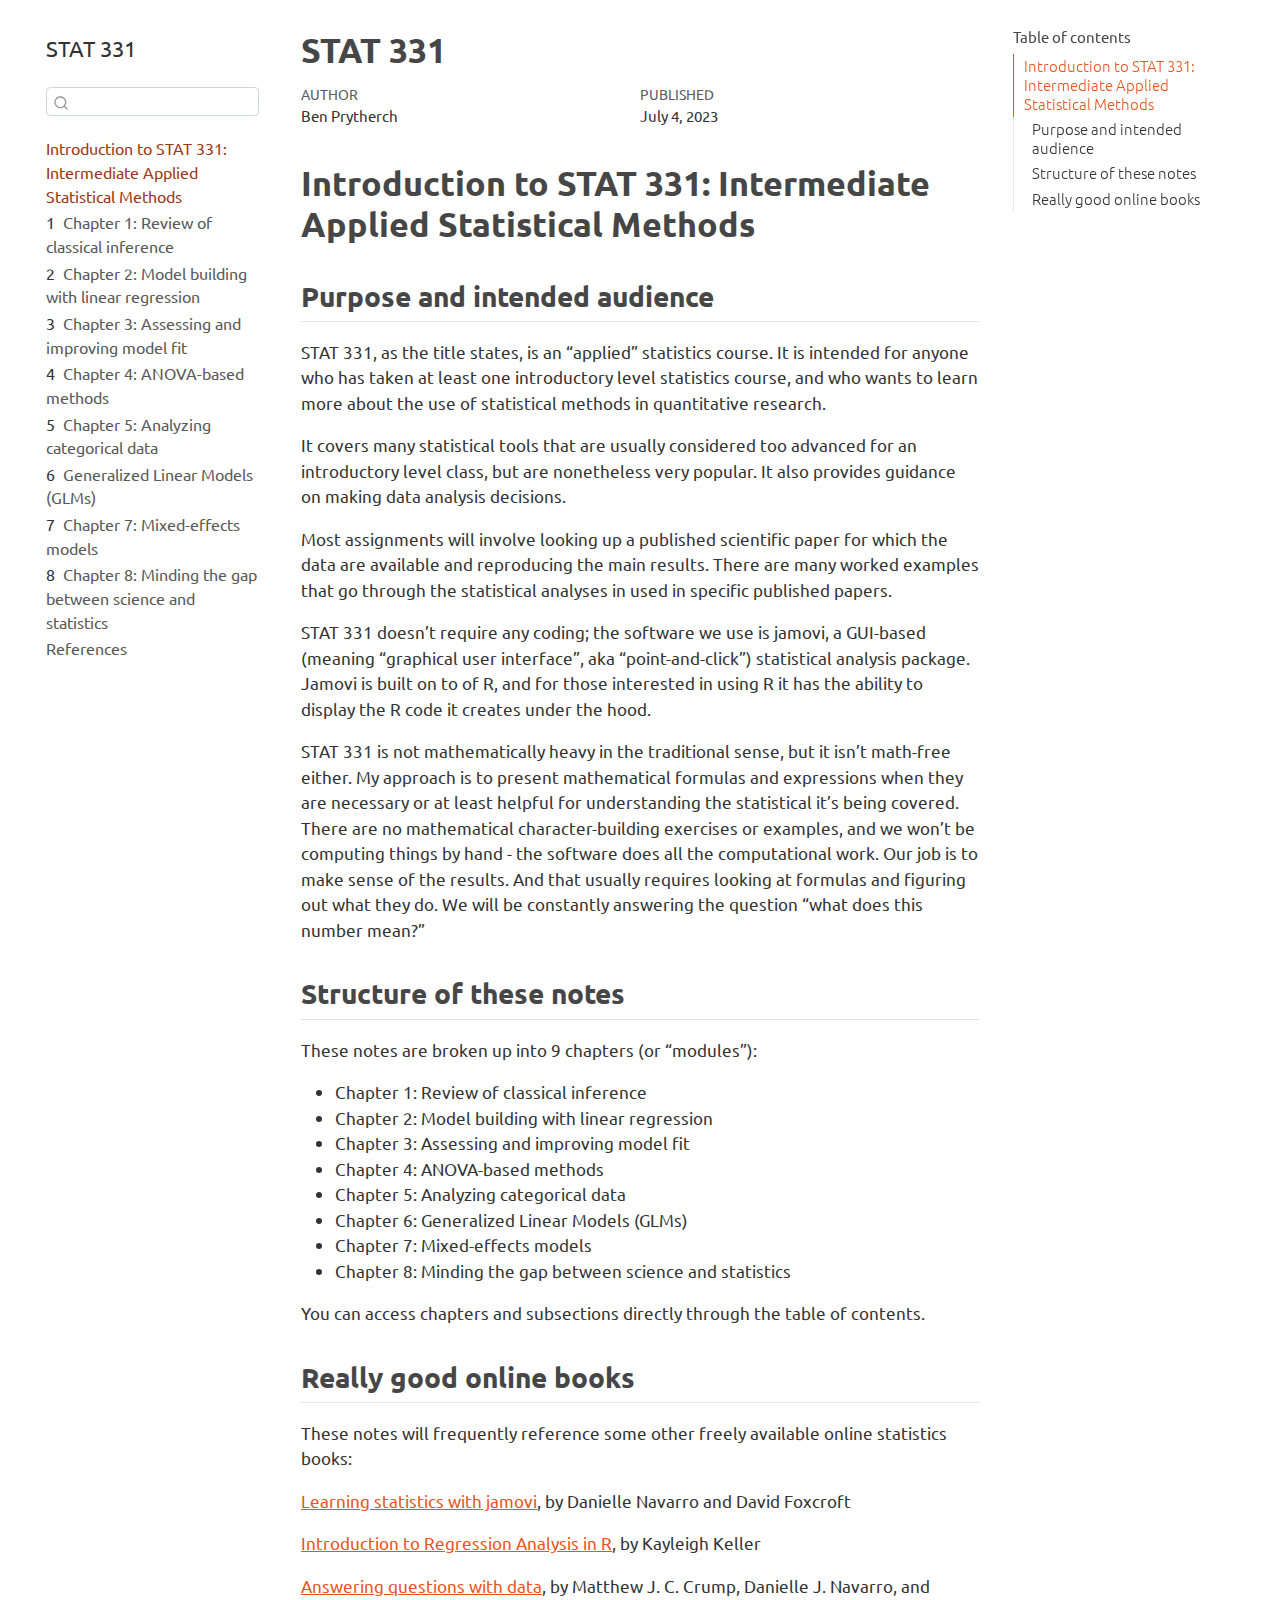
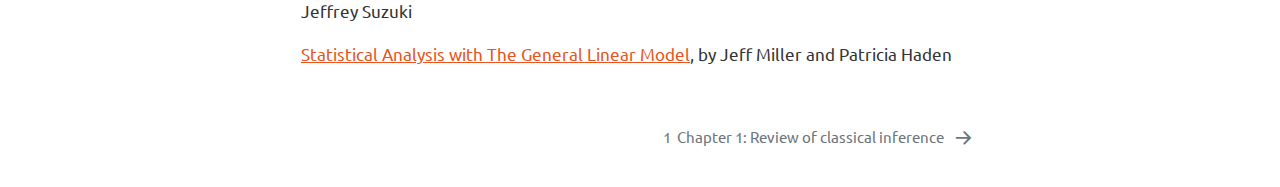
<file: _book/index.html>
<!DOCTYPE html>
<html xmlns="http://www.w3.org/1999/xhtml" lang="en" xml:lang="en"><head>

<meta charset="utf-8">
<meta name="generator" content="quarto-1.3.361">

<meta name="viewport" content="width=device-width, initial-scale=1.0, user-scalable=yes">

<meta name="author" content="Ben Prytherch">
<meta name="dcterms.date" content="2023-07-04">

<title>STAT 331</title>
<style>
code{white-space: pre-wrap;}
span.smallcaps{font-variant: small-caps;}
div.columns{display: flex; gap: min(4vw, 1.5em);}
div.column{flex: auto; overflow-x: auto;}
div.hanging-indent{margin-left: 1.5em; text-indent: -1.5em;}
ul.task-list{list-style: none;}
ul.task-list li input[type="checkbox"] {
  width: 0.8em;
  margin: 0 0.8em 0.2em -1em; /* quarto-specific, see https://github.com/quarto-dev/quarto-cli/issues/4556 */ 
  vertical-align: middle;
}
</style>


<script src="site_libs/quarto-nav/quarto-nav.js"></script>
<script src="site_libs/quarto-nav/headroom.min.js"></script>
<script src="site_libs/clipboard/clipboard.min.js"></script>
<script src="site_libs/quarto-search/autocomplete.umd.js"></script>
<script src="site_libs/quarto-search/fuse.min.js"></script>
<script src="site_libs/quarto-search/quarto-search.js"></script>
<meta name="quarto:offset" content="./">
<link href="./Ch1_Review.html" rel="next">
<script src="site_libs/quarto-html/quarto.js"></script>
<script src="site_libs/quarto-html/popper.min.js"></script>
<script src="site_libs/quarto-html/tippy.umd.min.js"></script>
<script src="site_libs/quarto-html/anchor.min.js"></script>
<link href="site_libs/quarto-html/tippy.css" rel="stylesheet">
<link href="site_libs/quarto-html/quarto-syntax-highlighting.css" rel="stylesheet" id="quarto-text-highlighting-styles">
<script src="site_libs/bootstrap/bootstrap.min.js"></script>
<link href="site_libs/bootstrap/bootstrap-icons.css" rel="stylesheet">
<link href="site_libs/bootstrap/bootstrap.min.css" rel="stylesheet" id="quarto-bootstrap" data-mode="light">
<script id="quarto-search-options" type="application/json">{
  "location": "sidebar",
  "copy-button": false,
  "collapse-after": 3,
  "panel-placement": "start",
  "type": "textbox",
  "limit": 20,
  "language": {
    "search-no-results-text": "No results",
    "search-matching-documents-text": "matching documents",
    "search-copy-link-title": "Copy link to search",
    "search-hide-matches-text": "Hide additional matches",
    "search-more-match-text": "more match in this document",
    "search-more-matches-text": "more matches in this document",
    "search-clear-button-title": "Clear",
    "search-detached-cancel-button-title": "Cancel",
    "search-submit-button-title": "Submit",
    "search-label": "Search"
  }
}</script>


</head>

<body class="nav-sidebar floating">

<div id="quarto-search-results"></div>
  <header id="quarto-header" class="headroom fixed-top">
  <nav class="quarto-secondary-nav">
    <div class="container-fluid d-flex">
      <button type="button" class="quarto-btn-toggle btn" data-bs-toggle="collapse" data-bs-target="#quarto-sidebar,#quarto-sidebar-glass" aria-controls="quarto-sidebar" aria-expanded="false" aria-label="Toggle sidebar navigation" onclick="if (window.quartoToggleHeadroom) { window.quartoToggleHeadroom(); }">
        <i class="bi bi-layout-text-sidebar-reverse"></i>
      </button>
      <nav class="quarto-page-breadcrumbs" aria-label="breadcrumb"><ol class="breadcrumb"><li class="breadcrumb-item"><a href="./index.html">Introduction to STAT 331: Intermediate Applied Statistical Methods</a></li></ol></nav>
      <a class="flex-grow-1" role="button" data-bs-toggle="collapse" data-bs-target="#quarto-sidebar,#quarto-sidebar-glass" aria-controls="quarto-sidebar" aria-expanded="false" aria-label="Toggle sidebar navigation" onclick="if (window.quartoToggleHeadroom) { window.quartoToggleHeadroom(); }">      
      </a>
      <button type="button" class="btn quarto-search-button" aria-label="" onclick="window.quartoOpenSearch();">
        <i class="bi bi-search"></i>
      </button>
    </div>
  </nav>
</header>
<!-- content -->
<div id="quarto-content" class="quarto-container page-columns page-rows-contents page-layout-article">
<!-- sidebar -->
  <nav id="quarto-sidebar" class="sidebar collapse collapse-horizontal sidebar-navigation floating overflow-auto">
    <div class="pt-lg-2 mt-2 text-left sidebar-header">
    <div class="sidebar-title mb-0 py-0">
      <a href="./">STAT 331</a> 
    </div>
      </div>
        <div class="mt-2 flex-shrink-0 align-items-center">
        <div class="sidebar-search">
        <div id="quarto-search" class="" title="Search"></div>
        </div>
        </div>
    <div class="sidebar-menu-container"> 
    <ul class="list-unstyled mt-1">
        <li class="sidebar-item">
  <div class="sidebar-item-container"> 
  <a href="./index.html" class="sidebar-item-text sidebar-link active">
 <span class="menu-text">Introduction to STAT 331: Intermediate Applied Statistical Methods</span></a>
  </div>
</li>
        <li class="sidebar-item">
  <div class="sidebar-item-container"> 
  <a href="./Ch1_Review.html" class="sidebar-item-text sidebar-link">
 <span class="menu-text"><span class="chapter-number">1</span>&nbsp; <span class="chapter-title">Chapter 1: Review of classical inference</span></span></a>
  </div>
</li>
        <li class="sidebar-item">
  <div class="sidebar-item-container"> 
  <a href="./Ch2_Model_Building.html" class="sidebar-item-text sidebar-link">
 <span class="menu-text"><span class="chapter-number">2</span>&nbsp; <span class="chapter-title">Chapter 2: Model building with linear regression</span></span></a>
  </div>
</li>
        <li class="sidebar-item">
  <div class="sidebar-item-container"> 
  <a href="./Ch3_Model_Fit.html" class="sidebar-item-text sidebar-link">
 <span class="menu-text"><span class="chapter-number">3</span>&nbsp; <span class="chapter-title">Chapter 3: Assessing and improving model fit</span></span></a>
  </div>
</li>
        <li class="sidebar-item">
  <div class="sidebar-item-container"> 
  <a href="./Ch4_ANOVA.html" class="sidebar-item-text sidebar-link">
 <span class="menu-text"><span class="chapter-number">4</span>&nbsp; <span class="chapter-title">Chapter 4: ANOVA-based methods</span></span></a>
  </div>
</li>
        <li class="sidebar-item">
  <div class="sidebar-item-container"> 
  <a href="./Ch5_Categorical.html" class="sidebar-item-text sidebar-link">
 <span class="menu-text"><span class="chapter-number">5</span>&nbsp; <span class="chapter-title">Chapter 5: Analyzing categorical data</span></span></a>
  </div>
</li>
        <li class="sidebar-item">
  <div class="sidebar-item-container"> 
  <a href="./Ch6_GLMs.html" class="sidebar-item-text sidebar-link">
 <span class="menu-text"><span class="chapter-number">6</span>&nbsp; <span class="chapter-title">Generalized Linear Models (GLMs)</span></span></a>
  </div>
</li>
        <li class="sidebar-item">
  <div class="sidebar-item-container"> 
  <a href="./Ch7_Mixed.html" class="sidebar-item-text sidebar-link">
 <span class="menu-text"><span class="chapter-number">7</span>&nbsp; <span class="chapter-title">Chapter 7: Mixed-effects models</span></span></a>
  </div>
</li>
        <li class="sidebar-item">
  <div class="sidebar-item-container"> 
  <a href="./Ch8_Mind_the_Gap.html" class="sidebar-item-text sidebar-link">
 <span class="menu-text"><span class="chapter-number">8</span>&nbsp; <span class="chapter-title">Chapter 8: Minding the gap between science and statistics</span></span></a>
  </div>
</li>
        <li class="sidebar-item">
  <div class="sidebar-item-container"> 
  <a href="./references.html" class="sidebar-item-text sidebar-link">
 <span class="menu-text">References</span></a>
  </div>
</li>
    </ul>
    </div>
</nav>
<div id="quarto-sidebar-glass" data-bs-toggle="collapse" data-bs-target="#quarto-sidebar,#quarto-sidebar-glass"></div>
<!-- margin-sidebar -->
    <div id="quarto-margin-sidebar" class="sidebar margin-sidebar">
        <nav id="TOC" role="doc-toc" class="toc-active" data-toc-expanded="99">
    <h2 id="toc-title">Table of contents</h2>
   
  <ul>
  <li><a href="#introduction-to-stat-331-intermediate-applied-statistical-methods" id="toc-introduction-to-stat-331-intermediate-applied-statistical-methods" class="nav-link active" data-scroll-target="#introduction-to-stat-331-intermediate-applied-statistical-methods">Introduction to STAT 331: Intermediate Applied Statistical Methods</a>
  <ul class="collapse">
  <li><a href="#purpose-and-intended-audience" id="toc-purpose-and-intended-audience" class="nav-link" data-scroll-target="#purpose-and-intended-audience">Purpose and intended audience</a></li>
  <li><a href="#structure-of-these-notes" id="toc-structure-of-these-notes" class="nav-link" data-scroll-target="#structure-of-these-notes">Structure of these notes</a></li>
  <li><a href="#really-good-online-books" id="toc-really-good-online-books" class="nav-link" data-scroll-target="#really-good-online-books">Really good online books</a></li>
  </ul></li>
  </ul>
</nav>
    </div>
<!-- main -->
<main class="content" id="quarto-document-content">

<header id="title-block-header" class="quarto-title-block default">
<div class="quarto-title">
<h1 class="title">STAT 331</h1>
</div>



<div class="quarto-title-meta">

    <div>
    <div class="quarto-title-meta-heading">Author</div>
    <div class="quarto-title-meta-contents">
             <p>Ben Prytherch </p>
          </div>
  </div>
    
    <div>
    <div class="quarto-title-meta-heading">Published</div>
    <div class="quarto-title-meta-contents">
      <p class="date">July 4, 2023</p>
    </div>
  </div>
  
    
  </div>
  

</header>

<section id="introduction-to-stat-331-intermediate-applied-statistical-methods" class="level1 unnumbered">
<h1 class="unnumbered">Introduction to STAT 331: Intermediate Applied Statistical Methods</h1>
<section id="purpose-and-intended-audience" class="level2">
<h2 class="anchored" data-anchor-id="purpose-and-intended-audience">Purpose and intended audience</h2>
<p>STAT 331, as the title states, is an “applied” statistics course. It is intended for anyone who has taken at least one introductory level statistics course, and who wants to learn more about the use of statistical methods in quantitative research.</p>
<p>It covers many statistical tools that are usually considered too advanced for an introductory level class, but are nonetheless very popular. It also provides guidance on making data analysis decisions.</p>
<p>Most assignments will involve looking up a published scientific paper for which the data are available and reproducing the main results. There are many worked examples that go through the statistical analyses in used in specific published papers.</p>
<p>STAT 331 doesn’t require any coding; the software we use is jamovi, a GUI-based (meaning “graphical user interface”, aka “point-and-click”) statistical analysis package. Jamovi is built on to of R, and for those interested in using R it has the ability to display the R code it creates under the hood.</p>
<p>STAT 331 is not mathematically heavy in the traditional sense, but it isn’t math-free either. My approach is to present mathematical formulas and expressions when they are necessary or at least helpful for understanding the statistical it’s being covered. There are no mathematical character-building exercises or examples, and we won’t be computing things by hand - the software does all the computational work. Our job is to make sense of the results. And that usually requires looking at formulas and figuring out what they do. We will be constantly answering the question “what does this number mean?”</p>
</section>
<section id="structure-of-these-notes" class="level2">
<h2 class="anchored" data-anchor-id="structure-of-these-notes">Structure of these notes</h2>
<p>These notes are broken up into 9 chapters (or “modules”):</p>
<ul>
<li>Chapter 1: Review of classical inference</li>
<li>Chapter 2: Model building with linear regression</li>
<li>Chapter 3: Assessing and improving model fit</li>
<li>Chapter 4: ANOVA-based methods</li>
<li>Chapter 5: Analyzing categorical data</li>
<li>Chapter 6: Generalized Linear Models (GLMs)</li>
<li>Chapter 7: Mixed-effects models</li>
<li>Chapter 8: Minding the gap between science and statistics</li>
</ul>
<p>You can access chapters and subsections directly through the table of contents.</p>
</section>
<section id="really-good-online-books" class="level2">
<h2 class="anchored" data-anchor-id="really-good-online-books">Really good online books</h2>
<p>These notes will frequently reference some other freely available online statistics books:</p>
<p><a href="https://www.learnstatswithjamovi.com/">Learning statistics with jamovi</a>, by Danielle Navarro and David Foxcroft</p>
<p><a href="https://www.kellerbiostat.com/introregression/">Introduction to Regression Analysis in R</a>, by Kayleigh Keller</p>
<p><a href="https://crumplab.com/statistics/">Answering questions with data</a>, by Matthew J. C. Crump, Danielle J. Navarro, and Jeffrey Suzuki</p>
<p><a href="https://drive.google.com/file/d/0B1fyuTuvj3YoaFdUR3FZaXNuNXc/view?resourcekey=0-plOmKmQ0TIyMjlfBY3OiyQ">Statistical Analysis with The General Linear Model</a>, by Jeff Miller and Patricia Haden</p>


</section>
</section>

</main> <!-- /main -->
<script id="quarto-html-after-body" type="application/javascript">
window.document.addEventListener("DOMContentLoaded", function (event) {
  const toggleBodyColorMode = (bsSheetEl) => {
    const mode = bsSheetEl.getAttribute("data-mode");
    const bodyEl = window.document.querySelector("body");
    if (mode === "dark") {
      bodyEl.classList.add("quarto-dark");
      bodyEl.classList.remove("quarto-light");
    } else {
      bodyEl.classList.add("quarto-light");
      bodyEl.classList.remove("quarto-dark");
    }
  }
  const toggleBodyColorPrimary = () => {
    const bsSheetEl = window.document.querySelector("link#quarto-bootstrap");
    if (bsSheetEl) {
      toggleBodyColorMode(bsSheetEl);
    }
  }
  toggleBodyColorPrimary();  
  const icon = "";
  const anchorJS = new window.AnchorJS();
  anchorJS.options = {
    placement: 'right',
    icon: icon
  };
  anchorJS.add('.anchored');
  const isCodeAnnotation = (el) => {
    for (const clz of el.classList) {
      if (clz.startsWith('code-annotation-')) {                     
        return true;
      }
    }
    return false;
  }
  const clipboard = new window.ClipboardJS('.code-copy-button', {
    text: function(trigger) {
      const codeEl = trigger.previousElementSibling.cloneNode(true);
      for (const childEl of codeEl.children) {
        if (isCodeAnnotation(childEl)) {
          childEl.remove();
        }
      }
      return codeEl.innerText;
    }
  });
  clipboard.on('success', function(e) {
    // button target
    const button = e.trigger;
    // don't keep focus
    button.blur();
    // flash "checked"
    button.classList.add('code-copy-button-checked');
    var currentTitle = button.getAttribute("title");
    button.setAttribute("title", "Copied!");
    let tooltip;
    if (window.bootstrap) {
      button.setAttribute("data-bs-toggle", "tooltip");
      button.setAttribute("data-bs-placement", "left");
      button.setAttribute("data-bs-title", "Copied!");
      tooltip = new bootstrap.Tooltip(button, 
        { trigger: "manual", 
          customClass: "code-copy-button-tooltip",
          offset: [0, -8]});
      tooltip.show();    
    }
    setTimeout(function() {
      if (tooltip) {
        tooltip.hide();
        button.removeAttribute("data-bs-title");
        button.removeAttribute("data-bs-toggle");
        button.removeAttribute("data-bs-placement");
      }
      button.setAttribute("title", currentTitle);
      button.classList.remove('code-copy-button-checked');
    }, 1000);
    // clear code selection
    e.clearSelection();
  });
  function tippyHover(el, contentFn) {
    const config = {
      allowHTML: true,
      content: contentFn,
      maxWidth: 500,
      delay: 100,
      arrow: false,
      appendTo: function(el) {
          return el.parentElement;
      },
      interactive: true,
      interactiveBorder: 10,
      theme: 'quarto',
      placement: 'bottom-start'
    };
    window.tippy(el, config); 
  }
  const noterefs = window.document.querySelectorAll('a[role="doc-noteref"]');
  for (var i=0; i<noterefs.length; i++) {
    const ref = noterefs[i];
    tippyHover(ref, function() {
      // use id or data attribute instead here
      let href = ref.getAttribute('data-footnote-href') || ref.getAttribute('href');
      try { href = new URL(href).hash; } catch {}
      const id = href.replace(/^#\/?/, "");
      const note = window.document.getElementById(id);
      return note.innerHTML;
    });
  }
      let selectedAnnoteEl;
      const selectorForAnnotation = ( cell, annotation) => {
        let cellAttr = 'data-code-cell="' + cell + '"';
        let lineAttr = 'data-code-annotation="' +  annotation + '"';
        const selector = 'span[' + cellAttr + '][' + lineAttr + ']';
        return selector;
      }
      const selectCodeLines = (annoteEl) => {
        const doc = window.document;
        const targetCell = annoteEl.getAttribute("data-target-cell");
        const targetAnnotation = annoteEl.getAttribute("data-target-annotation");
        const annoteSpan = window.document.querySelector(selectorForAnnotation(targetCell, targetAnnotation));
        const lines = annoteSpan.getAttribute("data-code-lines").split(",");
        const lineIds = lines.map((line) => {
          return targetCell + "-" + line;
        })
        let top = null;
        let height = null;
        let parent = null;
        if (lineIds.length > 0) {
            //compute the position of the single el (top and bottom and make a div)
            const el = window.document.getElementById(lineIds[0]);
            top = el.offsetTop;
            height = el.offsetHeight;
            parent = el.parentElement.parentElement;
          if (lineIds.length > 1) {
            const lastEl = window.document.getElementById(lineIds[lineIds.length - 1]);
            const bottom = lastEl.offsetTop + lastEl.offsetHeight;
            height = bottom - top;
          }
          if (top !== null && height !== null && parent !== null) {
            // cook up a div (if necessary) and position it 
            let div = window.document.getElementById("code-annotation-line-highlight");
            if (div === null) {
              div = window.document.createElement("div");
              div.setAttribute("id", "code-annotation-line-highlight");
              div.style.position = 'absolute';
              parent.appendChild(div);
            }
            div.style.top = top - 2 + "px";
            div.style.height = height + 4 + "px";
            let gutterDiv = window.document.getElementById("code-annotation-line-highlight-gutter");
            if (gutterDiv === null) {
              gutterDiv = window.document.createElement("div");
              gutterDiv.setAttribute("id", "code-annotation-line-highlight-gutter");
              gutterDiv.style.position = 'absolute';
              const codeCell = window.document.getElementById(targetCell);
              const gutter = codeCell.querySelector('.code-annotation-gutter');
              gutter.appendChild(gutterDiv);
            }
            gutterDiv.style.top = top - 2 + "px";
            gutterDiv.style.height = height + 4 + "px";
          }
          selectedAnnoteEl = annoteEl;
        }
      };
      const unselectCodeLines = () => {
        const elementsIds = ["code-annotation-line-highlight", "code-annotation-line-highlight-gutter"];
        elementsIds.forEach((elId) => {
          const div = window.document.getElementById(elId);
          if (div) {
            div.remove();
          }
        });
        selectedAnnoteEl = undefined;
      };
      // Attach click handler to the DT
      const annoteDls = window.document.querySelectorAll('dt[data-target-cell]');
      for (const annoteDlNode of annoteDls) {
        annoteDlNode.addEventListener('click', (event) => {
          const clickedEl = event.target;
          if (clickedEl !== selectedAnnoteEl) {
            unselectCodeLines();
            const activeEl = window.document.querySelector('dt[data-target-cell].code-annotation-active');
            if (activeEl) {
              activeEl.classList.remove('code-annotation-active');
            }
            selectCodeLines(clickedEl);
            clickedEl.classList.add('code-annotation-active');
          } else {
            // Unselect the line
            unselectCodeLines();
            clickedEl.classList.remove('code-annotation-active');
          }
        });
      }
  const findCites = (el) => {
    const parentEl = el.parentElement;
    if (parentEl) {
      const cites = parentEl.dataset.cites;
      if (cites) {
        return {
          el,
          cites: cites.split(' ')
        };
      } else {
        return findCites(el.parentElement)
      }
    } else {
      return undefined;
    }
  };
  var bibliorefs = window.document.querySelectorAll('a[role="doc-biblioref"]');
  for (var i=0; i<bibliorefs.length; i++) {
    const ref = bibliorefs[i];
    const citeInfo = findCites(ref);
    if (citeInfo) {
      tippyHover(citeInfo.el, function() {
        var popup = window.document.createElement('div');
        citeInfo.cites.forEach(function(cite) {
          var citeDiv = window.document.createElement('div');
          citeDiv.classList.add('hanging-indent');
          citeDiv.classList.add('csl-entry');
          var biblioDiv = window.document.getElementById('ref-' + cite);
          if (biblioDiv) {
            citeDiv.innerHTML = biblioDiv.innerHTML;
          }
          popup.appendChild(citeDiv);
        });
        return popup.innerHTML;
      });
    }
  }
});
</script>
<nav class="page-navigation">
  <div class="nav-page nav-page-previous">
  </div>
  <div class="nav-page nav-page-next">
      <a href="./Ch1_Review.html" class="pagination-link">
        <span class="nav-page-text"><span class="chapter-number">1</span>&nbsp; <span class="chapter-title">Chapter 1: Review of classical inference</span></span> <i class="bi bi-arrow-right-short"></i>
      </a>
  </div>
</nav>
</div> <!-- /content -->



</body></html>
</file>
<file: _book/site_libs/quarto-html/tippy.css>
.tippy-box[data-animation=fade][data-state=hidden]{opacity:0}[data-tippy-root]{max-width:calc(100vw - 10px)}.tippy-box{position:relative;background-color:#333;color:#fff;border-radius:4px;font-size:14px;line-height:1.4;white-space:normal;outline:0;transition-property:transform,visibility,opacity}.tippy-box[data-placement^=top]>.tippy-arrow{bottom:0}.tippy-box[data-placement^=top]>.tippy-arrow:before{bottom:-7px;left:0;border-width:8px 8px 0;border-top-color:initial;transform-origin:center top}.tippy-box[data-placement^=bottom]>.tippy-arrow{top:0}.tippy-box[data-placement^=bottom]>.tippy-arrow:before{top:-7px;left:0;border-width:0 8px 8px;border-bottom-color:initial;transform-origin:center bottom}.tippy-box[data-placement^=left]>.tippy-arrow{right:0}.tippy-box[data-placement^=left]>.tippy-arrow:before{border-width:8px 0 8px 8px;border-left-color:initial;right:-7px;transform-origin:center left}.tippy-box[data-placement^=right]>.tippy-arrow{left:0}.tippy-box[data-placement^=right]>.tippy-arrow:before{left:-7px;border-width:8px 8px 8px 0;border-right-color:initial;transform-origin:center right}.tippy-box[data-inertia][data-state=visible]{transition-timing-function:cubic-bezier(.54,1.5,.38,1.11)}.tippy-arrow{width:16px;height:16px;color:#333}.tippy-arrow:before{content:"";position:absolute;border-color:transparent;border-style:solid}.tippy-content{position:relative;padding:5px 9px;z-index:1}
</file>
<file: _book/site_libs/quarto-html/quarto-syntax-highlighting.css>
/* quarto syntax highlight colors */
:root {
  --quarto-hl-ot-color: #003B4F;
  --quarto-hl-at-color: #657422;
  --quarto-hl-ss-color: #20794D;
  --quarto-hl-an-color: #5E5E5E;
  --quarto-hl-fu-color: #4758AB;
  --quarto-hl-st-color: #20794D;
  --quarto-hl-cf-color: #003B4F;
  --quarto-hl-op-color: #5E5E5E;
  --quarto-hl-er-color: #AD0000;
  --quarto-hl-bn-color: #AD0000;
  --quarto-hl-al-color: #AD0000;
  --quarto-hl-va-color: #111111;
  --quarto-hl-bu-color: inherit;
  --quarto-hl-ex-color: inherit;
  --quarto-hl-pp-color: #AD0000;
  --quarto-hl-in-color: #5E5E5E;
  --quarto-hl-vs-color: #20794D;
  --quarto-hl-wa-color: #5E5E5E;
  --quarto-hl-do-color: #5E5E5E;
  --quarto-hl-im-color: #00769E;
  --quarto-hl-ch-color: #20794D;
  --quarto-hl-dt-color: #AD0000;
  --quarto-hl-fl-color: #AD0000;
  --quarto-hl-co-color: #5E5E5E;
  --quarto-hl-cv-color: #5E5E5E;
  --quarto-hl-cn-color: #8f5902;
  --quarto-hl-sc-color: #5E5E5E;
  --quarto-hl-dv-color: #AD0000;
  --quarto-hl-kw-color: #003B4F;
}

/* other quarto variables */
:root {
  --quarto-font-monospace: SFMono-Regular, Menlo, Monaco, Consolas, "Liberation Mono", "Courier New", monospace;
}

pre > code.sourceCode > span {
  color: #003B4F;
}

code span {
  color: #003B4F;
}

code.sourceCode > span {
  color: #003B4F;
}

div.sourceCode,
div.sourceCode pre.sourceCode {
  color: #003B4F;
}

code span.ot {
  color: #003B4F;
  font-style: inherit;
}

code span.at {
  color: #657422;
  font-style: inherit;
}

code span.ss {
  color: #20794D;
  font-style: inherit;
}

code span.an {
  color: #5E5E5E;
  font-style: inherit;
}

code span.fu {
  color: #4758AB;
  font-style: inherit;
}

code span.st {
  color: #20794D;
  font-style: inherit;
}

code span.cf {
  color: #003B4F;
  font-style: inherit;
}

code span.op {
  color: #5E5E5E;
  font-style: inherit;
}

code span.er {
  color: #AD0000;
  font-style: inherit;
}

code span.bn {
  color: #AD0000;
  font-style: inherit;
}

code span.al {
  color: #AD0000;
  font-style: inherit;
}

code span.va {
  color: #111111;
  font-style: inherit;
}

code span.bu {
  font-style: inherit;
}

code span.ex {
  font-style: inherit;
}

code span.pp {
  color: #AD0000;
  font-style: inherit;
}

code span.in {
  color: #5E5E5E;
  font-style: inherit;
}

code span.vs {
  color: #20794D;
  font-style: inherit;
}

code span.wa {
  color: #5E5E5E;
  font-style: italic;
}

code span.do {
  color: #5E5E5E;
  font-style: italic;
}

code span.im {
  color: #00769E;
  font-style: inherit;
}

code span.ch {
  color: #20794D;
  font-style: inherit;
}

code span.dt {
  color: #AD0000;
  font-style: inherit;
}

code span.fl {
  color: #AD0000;
  font-style: inherit;
}

code span.co {
  color: #5E5E5E;
  font-style: inherit;
}

code span.cv {
  color: #5E5E5E;
  font-style: italic;
}

code span.cn {
  color: #8f5902;
  font-style: inherit;
}

code span.sc {
  color: #5E5E5E;
  font-style: inherit;
}

code span.dv {
  color: #AD0000;
  font-style: inherit;
}

code span.kw {
  color: #003B4F;
  font-style: inherit;
}

.prevent-inlining {
  content: "</";
}

/*# sourceMappingURL=debc5d5d77c3f9108843748ff7464032.css.map */
</file>
